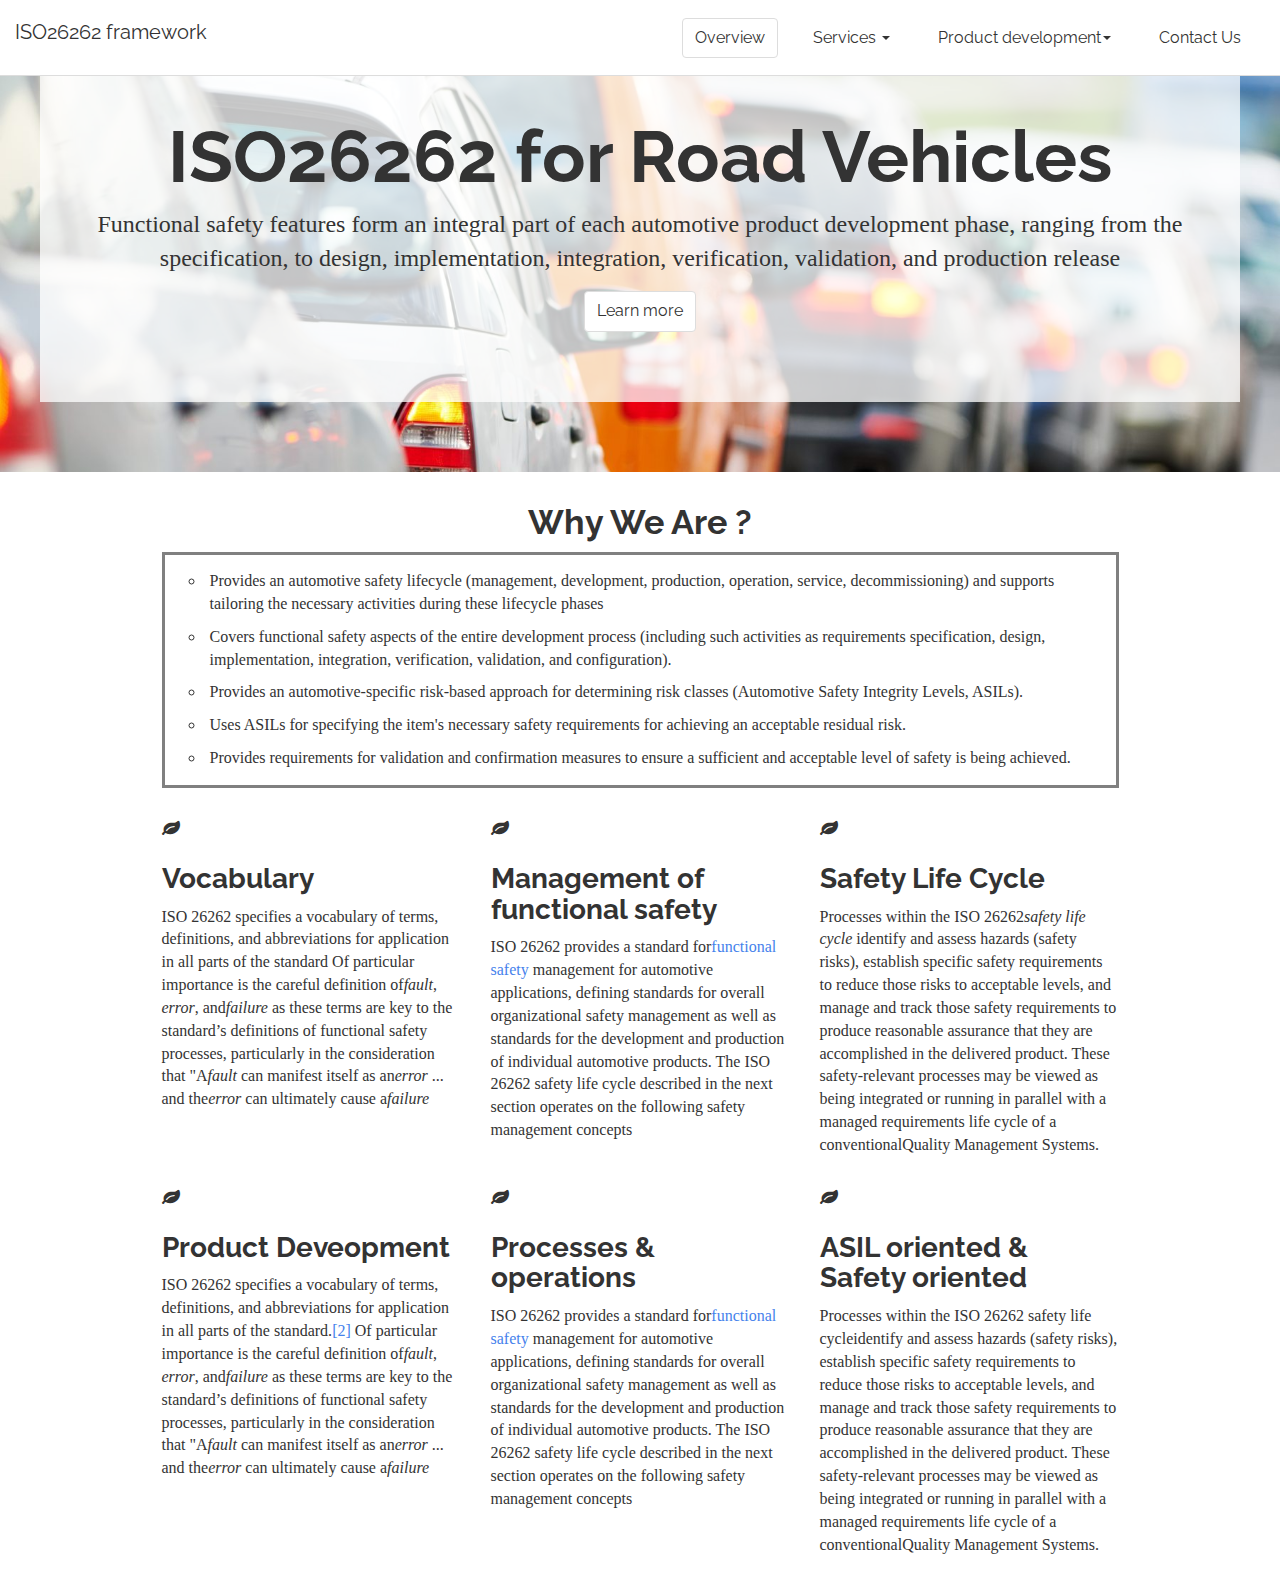
<file: index.html>
<!DOCTYPE html>
<html>

<head>
    <meta charset="utf-8">
    <meta name="viewport" content="width=device-width, initial-scale=1.0">
    <title>ISO26262 framework</title>
    <link rel="stylesheet" href="assets/bootstrap/css/bootstrap.min.css">
    <link rel="stylesheet" href="assets/fonts/font-awesome.min.css">
    <link rel="stylesheet" href="assets/css/styles.css">
</head>

<body>
    <nav class="navbar navbar-inverse navbar-fixed-top">
        <div class="container-fluid">
            <div class="navbar-header"><a class="navbar-brand navbar-link" href="#">ISO26262 framework</a>
                <button class="navbar-toggle collapsed" data-toggle="collapse" data-target="#navcol-1"><span class="sr-only">Toggle navigation</span><span class="icon-bar"></span><span class="icon-bar"></span><span class="icon-bar"></span></button>
            </div>
            <div class="collapse navbar-collapse" id="navcol-1">
                <ul class="nav navbar-nav navbar-right">
                    <li class="active" role="presentation"><a href="index.html">Overview </a></li>
                    <li class="dropdown hidden-xs"><a class="dropdown-toggle" data-toggle="dropdown" aria-expanded="false" href="#">Services <span class="caret"></span></a>
                        <ul class="dropdown-menu" role="menu">
                            <li role="presentation"><a href="#">Vocabulary </a></li>
                            <li role="presentation"><a href="#">Management of functional safety</a></li>
                            <li role="presentation"><a href="#">Concept Phase</a></li>
                            <li role="presentation"><a href="#" target="_parent">Supporting Processes</a></li>
                            <li role="presentation"><a href="#">Production &amp; Operation</a></li>
                            <li role="presentation"><a href="#">ASIL-Oriented &amp; Safety-Orented Process</a></li>
                        </ul>
                    </li>
                    <li class="dropdown"><a class="dropdown-toggle" data-toggle="dropdown" aria-expanded="false" href="#">Product development<span class="caret"></span></a>
                        <ul class="dropdown-menu" role="menu">
                            <li role="presentation"><a href="#">System Level</a></li>
                            <li role="presentation"><a href="#">Hardware Level</a></li>
                            <li role="presentation"><a href="software.html">Software Level</a></li>
                        </ul>
                    </li>
                    <li role="presentation"><a href="#">Contact Us</a></li>
                </ul>
            </div>
        </div>
    </nav>
    <div id="promo">
        <div class="jumbotron">
            <h1>ISO26262 for Road Vehicles</h1>
            <p>Functional safety features form an integral part of each automotive product development phase, ranging from the specification, to design, implementation, integration, verification, validation, and production release </p>
            <p><a class="btn btn-default" role="button" href="#">Learn more</a></p>
        </div>
    </div>
    <div class="container">
        <h2>Why We Are ?</h2>
        <ul id="Points">
            <li>Provides an automotive safety lifecycle (management, development, production, operation, service, decommissioning) and supports tailoring the necessary activities during these lifecycle phases </li>
            <li>Covers functional safety aspects of the entire development process (including such activities as requirements specification, design, implementation, integration, verification, validation, and configuration). </li>
            <li>Provides an automotive-specific risk-based approach for determining risk classes (Automotive Safety Integrity Levels, ASILs). </li>
            <li>Uses ASILs for specifying the item's necessary safety requirements for achieving an acceptable residual risk. </li>
            <li>Provides requirements for validation and confirmation measures to ensure a sufficient and acceptable level of safety is being achieved. </li>
        </ul>
    </div>
    <div class="container">
        <div class="row">
            <div class="col-md-4 vocabulary"><i class="fa fa-leaf"></i>
                <h3>Vocabulary </h3>
                <p> ISO 26262 specifies a vocabulary of terms, definitions, and abbreviations for application in all parts of the standard Of particular importance is the
                    careful definition of<em>fault</em>, <em>error</em>, and<em>failure</em> as these terms are key to the standard’s definitions of functional safety processes, particularly in the consideration that "A<em>fault</em>                    can manifest itself as an<em>error</em> ... and the<em>error</em> can ultimately cause a<em>failure</em></p>
            </div>
            <div class="col-md-4 vocabulary"><i class="fa fa-leaf"></i>
                <h3>Management of functional safety </h3>
                <p>ISO 26262 provides a standard for<a href="https://en.wikipedia.org/wiki/Functional_safety">functional safety</a> management for automotive applications, defining standards for overall organizational safety management as well as standards
                    for the development and production of individual automotive products. The ISO 26262 safety life cycle described in the next section operates on the following safety management concepts </p>
            </div>
            <div class="col-md-4 vocabulary"><i class="fa fa-leaf"></i>
                <h3>Safety Life Cycle </h3>
                <p>Processes within the ISO 26262<em>safety life cycle</em> identify and assess hazards (safety risks), establish specific safety requirements to reduce those risks to acceptable levels, and manage and track those safety requirements
                    to produce reasonable assurance that they are accomplished in the delivered product. These safety-relevant processes may be viewed as being integrated or running in parallel with a managed requirements life cycle of a conventionalQuality
                    Management Systems.</p>
            </div>
        </div>
    </div>

        <div class="container">
        <div class="row">
            <div class="col-md-4 vocabulary"><i class="fa fa-leaf"></i>
                <h3>Product Deveopment </h3>
                <p> ISO 26262 specifies a vocabulary of terms, definitions, and abbreviations for application in all parts of the standard.<a href="https://en.wikipedia.org/wiki/ISO_26262#cite_note-ISO26262Vocab-2">[2]</a> Of particular importance is the
                    careful definition of<em>fault</em>, <em>error</em>, and<em>failure</em> as these terms are key to the standard’s definitions of functional safety processes, particularly in the consideration that "A<em>fault</em>                    can manifest itself as an<em>error</em> ... and the<em>error</em> can ultimately cause a<em>failure</em></p>
            </div>
            <div class="col-md-4 vocabulary"><i class="fa fa-leaf"></i>
                <h3>Processes & operations</h3>
                <p>ISO 26262 provides a standard for<a href="https://en.wikipedia.org/wiki/Functional_safety">functional safety</a> management for automotive applications, defining standards for overall organizational safety management as well as standards
                    for the development and production of individual automotive products. The ISO 26262 safety life cycle described in the next section operates on the following safety management concepts </p>
            </div>
            <div class="col-md-4 vocabulary"><i class="fa fa-leaf"></i>
                <h3>ASIL oriented & Safety oriented</h3>
                <p>Processes within the ISO 26262 safety life cycleidentify and assess hazards (safety risks), establish specific safety requirements to reduce those risks to acceptable levels, and manage and track those safety requirements
                    to produce reasonable assurance that they are accomplished in the delivered product. These safety-relevant processes may be viewed as being integrated or running in parallel with a managed requirements life cycle of a conventionalQuality
                    Management Systems.</p>
            </div>
        </div>
    </div>
    <script src="assets/js/jquery.min.js"></script>
    <script src="assets/bootstrap/js/bootstrap.min.js"></script>
</body>

</html>
</file>
<file: assets/css/styles.css>
div#promo{
  text-align:center;
  padding:40px;
  background-image:url(../../assets/img/cars.jpg);
  background-size:cover;
  background-repeat:no-repeat;
}

#promo .jumbotron{
  padding:55px;
  background-color:rgba(255,255,255,0.75);
}

div.container{
  padding:10px;
  max-width:977px;
}

h2{
  text-align:center;
}

ul#Points{
  list-style-type:circle;
  border:3px solid grey;
  font-size:16px;
  padding-top:10px;
  padding-bottom:10px;
}

li{
  padding:5px;
}

i.fa.fa-leaf{
  font-size:large;
}

#wrapper {
  padding-left: 200px;
  transition: all 0.4s ease 0s;
  
}

#sidebar-wrapper {
  margin-left: -250px;
  left: 250px;
  width: 250px;
  background: #000;
  position: fixed;
  height: 100%;
  overflow-y: auto;
  z-index: 1000;
  transition: all 0.4s ease 0s;
}

#wrapper.active {
  padding-left: 0;
}

#wrapper.active #sidebar-wrapper {
  
  left: 0;
}

#page-content-wrapper {
  width: 100%;
}



.sidebar-nav {
  position: absolute;
  top: 0;
  width: 250px;
  list-style: none;
  margin: 0;
  padding: 0;
}

.sidebar-nav li {
  line-height: 40px;
  text-indent: 20px;
}

.sidebar-nav li a {
  color: #999999;
  display: block;
  text-decoration: none;
  padding-left: 60px;
}

.sidebar-nav li a span:before {
  position: absolute;
  left: 0;
  color: #41484c;
  text-align: center;
  width: 20px;
  line-height: 18px;
}

.sidebar-nav li a:hover,
.sidebar-nav li.active {
  color: #fff;
  background: rgba(255,255,255,0.2);
  text-decoration: none;
}

.sidebar-nav li a:active,
.sidebar-nav li a:focus {
  text-decoration: none;
}

.sidebar-nav > .sidebar-brand {
  height: 65px;
  line-height: 60px;
  font-size: 18px;
}

.sidebar-nav > .sidebar-brand a {
  color: #999999;
}

.sidebar-nav > .sidebar-brand a:hover {
  color: #fff;
  background: none;
}



.content-header {
  height: 65px;
  line-height: 65px;
}

.content-header h1 {
  margin: 0;
  margin-left: 20px;
  line-height: 65px;
  display: inline-block;
}

#menu-toggle {

}

.btn-menu {
  color: #000;
} 

.inset {
  padding: 20px;
}

@media (max-width:767px) {

#wrapper {
  padding-left: 0;
}

#sidebar-wrapper {
  left: 0;
}

#wrapper.active {
  position: relative;
  left: 250px;
}

#wrapper.active #sidebar-wrapper {
  left: 250px;
  width: 250px;
  transition: all 0.4s ease 0s;
}

#menu-toggle {
  display: inline-block;
}

.inset {
  padding: 15px;
}

}
</file>
